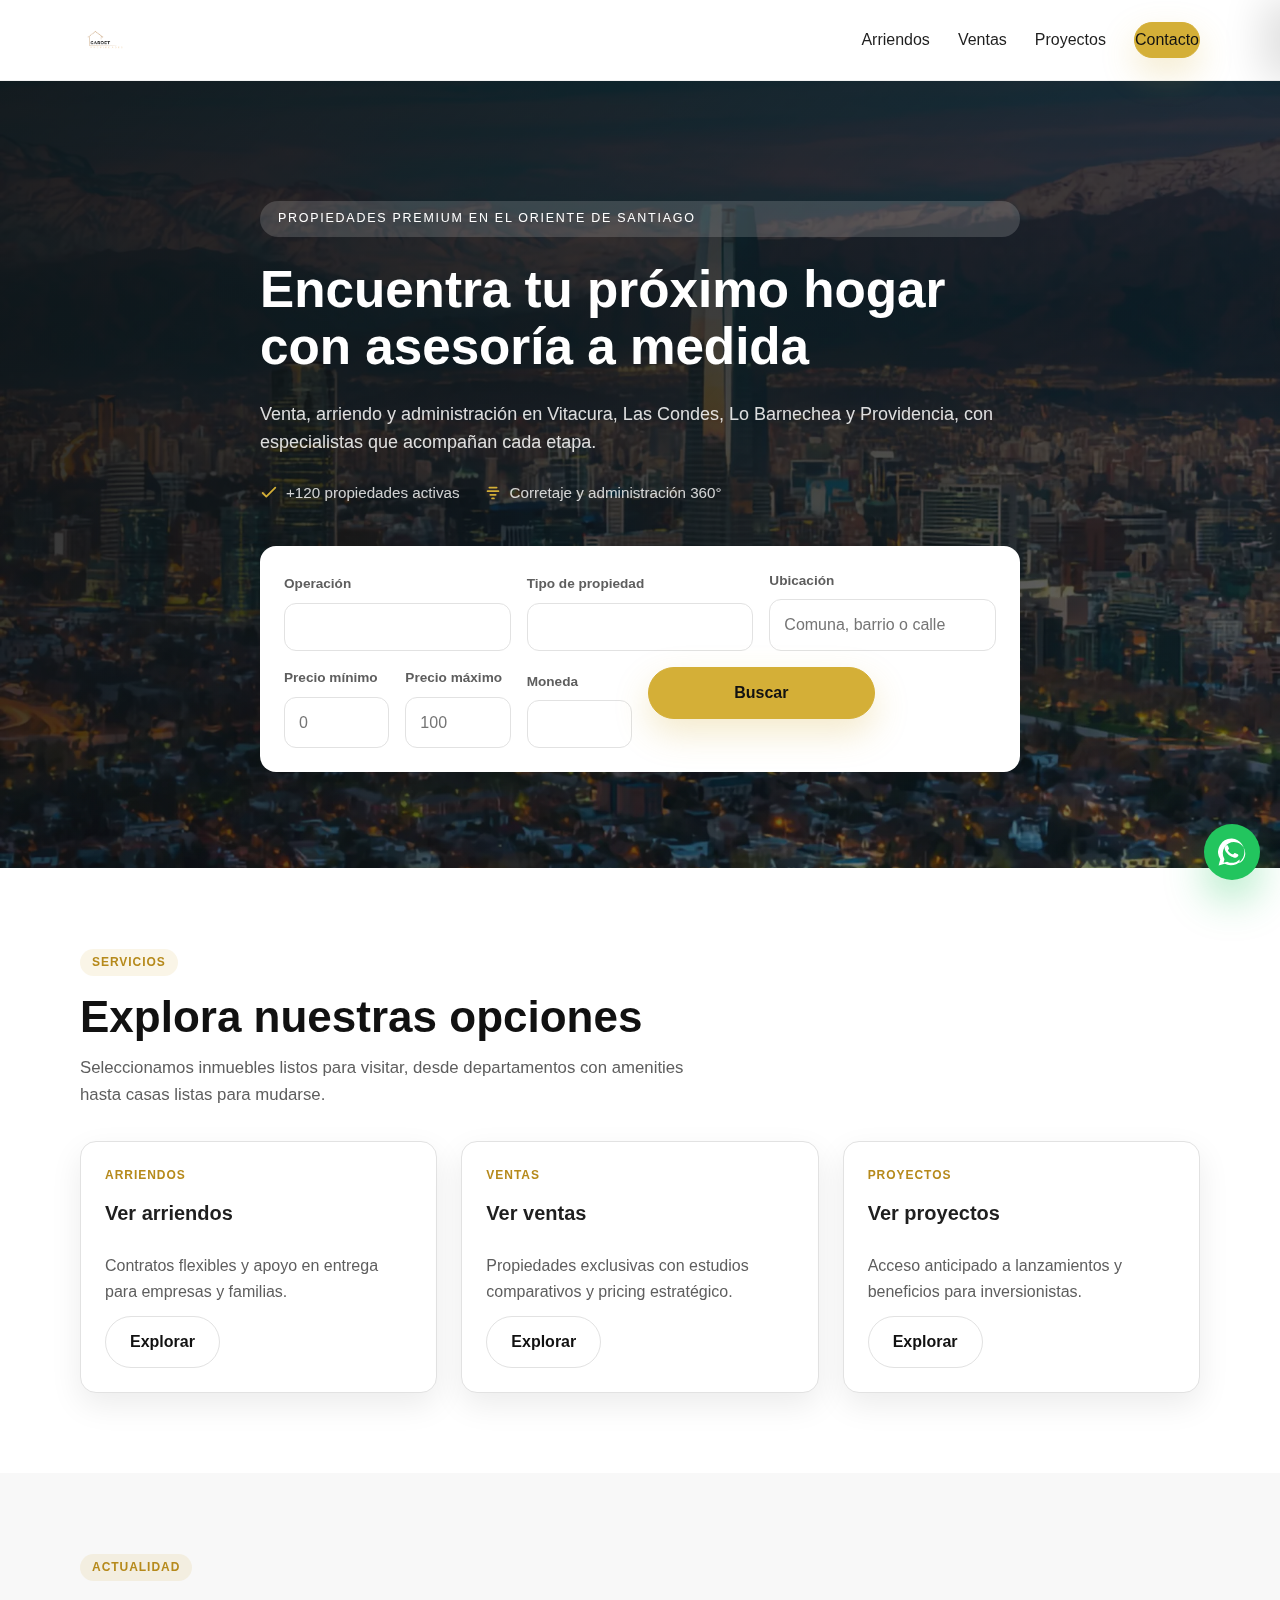
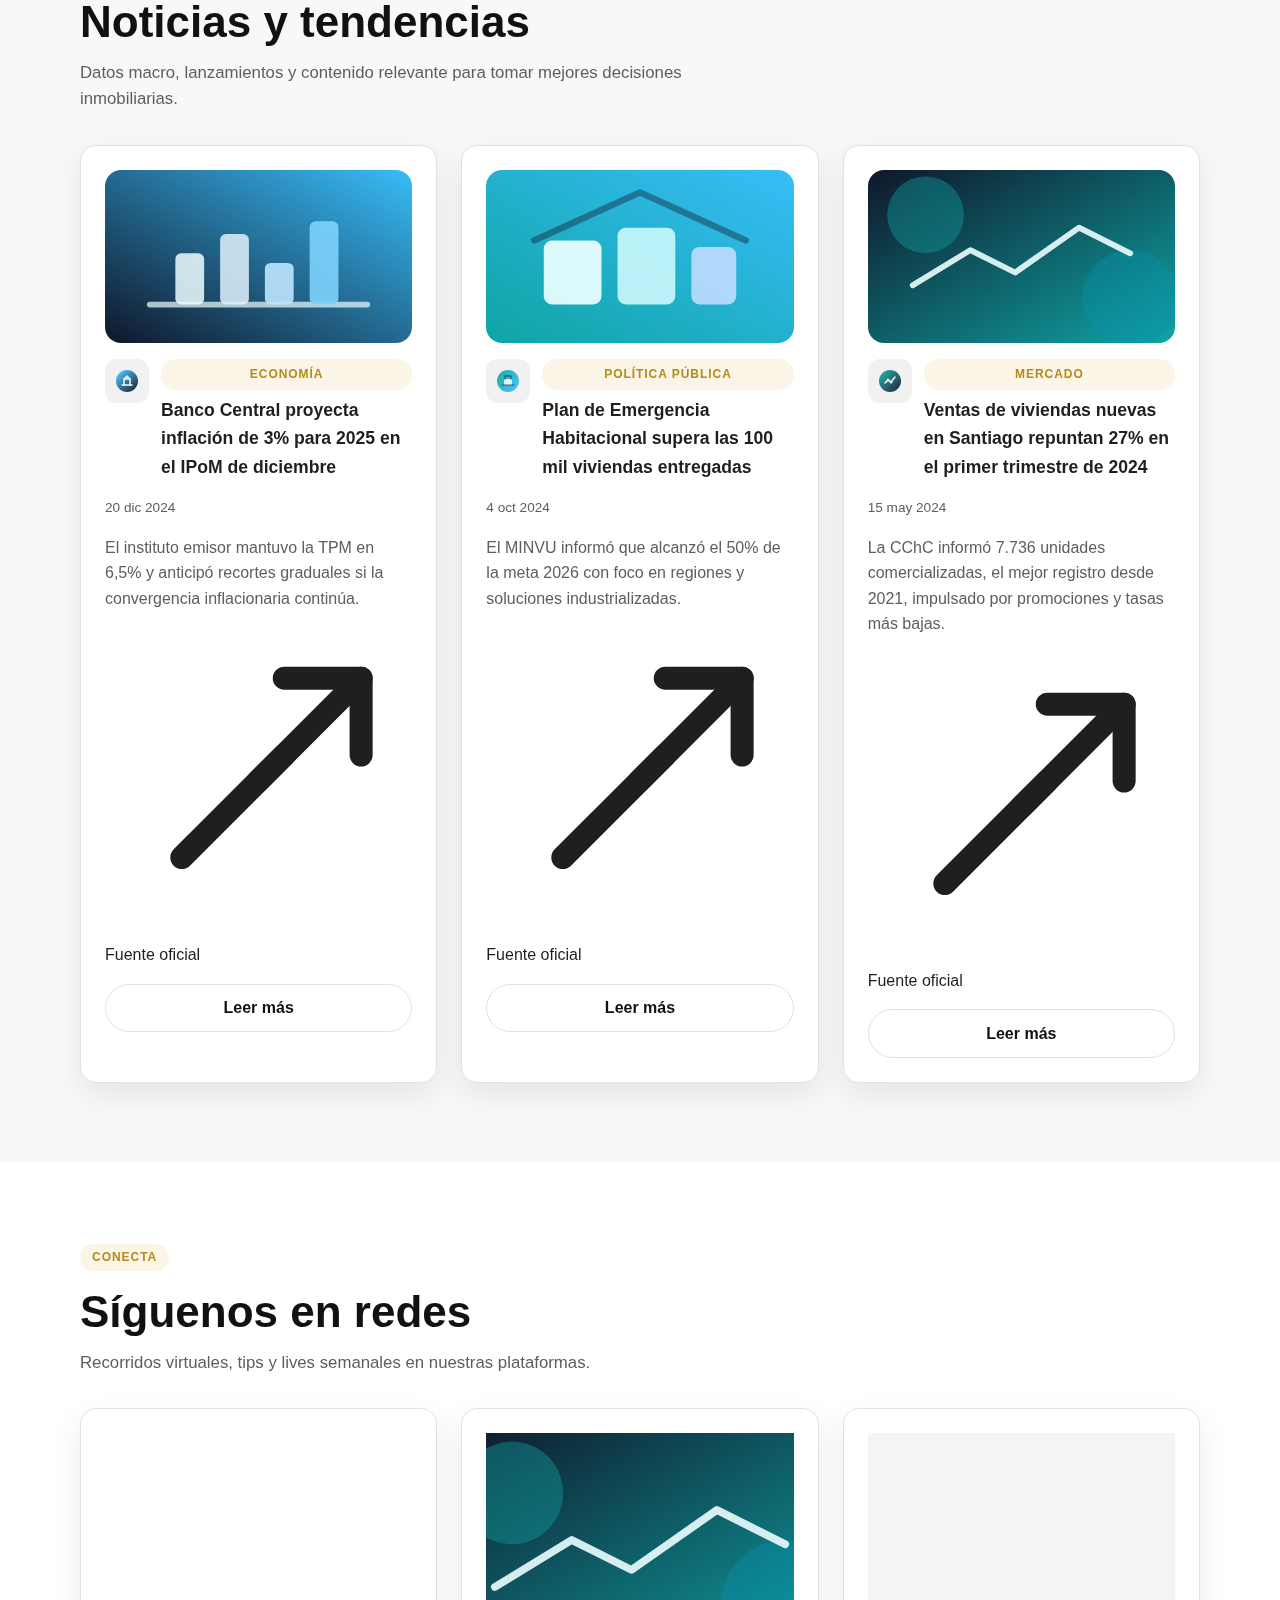
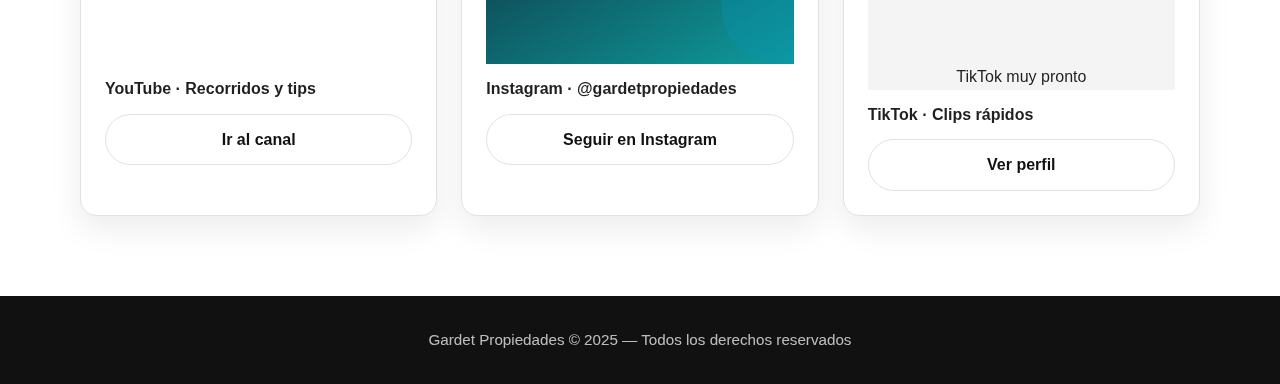
<file: index.html>
<!DOCTYPE html>
<html lang="es">
<head>
  <meta charset="UTF-8" />
  <meta name="viewport" content="width=device-width, initial-scale=1.0" />
  <title>Gardet Propiedades</title>
  <link rel="stylesheet" href="styles.css" />
  <script src="assets/js/news-home.js" defer></script>
</head>
<body>
  <header class="site-header" data-site-header>
    <div class="container site-header__inner">
      <a class="site-header__brand" href="index.html">
        <img src="assets/logo.png" alt="Gardet Propiedades" />
      </a>
      <nav class="site-header__nav" aria-label="Navegación principal">
        <a href="arriendos.html" data-nav-link>Arriendos</a>
        <a href="venta.html" data-nav-link>Ventas</a>
        <a href="proyectos.html" data-nav-link>Proyectos</a>
        <a href="contacto.html" class="button button--primary" data-nav-link>Contacto</a>
      </nav>
      <button class="site-header__toggle" type="button" aria-expanded="false" aria-controls="site-drawer" data-site-toggle>
        <span class="sr-only">Abrir menú</span>
        <span class="site-header__toggle-line" aria-hidden="true"></span>
      </button>
    </div>
    <aside id="site-drawer" class="site-drawer" data-site-drawer aria-hidden="true">
      <span style="font-weight:700;">Menú</span>
      <nav class="site-drawer__nav" aria-label="Navegación móvil">
        <a href="arriendos.html" data-nav-link>Arriendos</a>
        <a href="venta.html" data-nav-link>Ventas</a>
        <a href="proyectos.html" data-nav-link>Proyectos</a>
        <a href="contacto.html" class="button button--primary" data-nav-link>Contacto</a>
      </nav>
    </aside>
  </header>

  <main>
    <section class="hero">
      <div class="container hero__content">
        <span class="hero__eyebrow">Propiedades premium en el oriente de Santiago</span>
        <h1 class="hero__title">Encuentra tu próximo hogar con asesoría a medida</h1>
        <p class="hero__lead">Venta, arriendo y administración en Vitacura, Las Condes, Lo Barnechea y Providencia, con especialistas que acompañan cada etapa.</p>
        <div class="hero__perks">
          <span>
            <svg viewBox="0 0 20 20" aria-hidden="true"><path d="m3 10 4 4 10-10" fill="none" stroke="currentColor" stroke-width="2" stroke-linecap="round" stroke-linejoin="round"/></svg>
            +120 propiedades activas
          </span>
          <span>
            <svg viewBox="0 0 20 20" aria-hidden="true"><path d="M6 4h8M4 8h12M7 12h6m-4 4h2" fill="none" stroke="currentColor" stroke-width="2" stroke-linecap="round" stroke-linejoin="round"/></svg>
            Corretaje y administración 360°
          </span>
        </div>
        <form id="hero-search-form" class="search-form">
          <div class="form-field form-field--wide">
            <label for="hs_operacion">Operación</label>
            <select id="hs_operacion" name="operacion" required>
              <option value="">Selecciona</option>
              <option value="Venta">Venta</option>
              <option value="Arriendo">Arriendo</option>
            </select>
          </div>
          <div class="form-field form-field--wide">
            <label for="hs_tipo">Tipo de propiedad</label>
            <select id="hs_tipo" name="tipo">
              <option value="">Todas</option>
              <option value="Casa">Casa</option>
              <option value="Departamento">Departamento</option>
              <option value="Oficina">Oficina</option>
              <option value="Terreno">Terreno</option>
              <option value="Local">Local</option>
              <option value="Estudio">Estudio</option>
            </select>
          </div>
          <div class="form-field form-field--wide">
            <label for="hs_ubicacion">Ubicación</label>
            <input id="hs_ubicacion" name="ubicacion" type="text" placeholder="Comuna, barrio o calle" autocomplete="street-address" />
          </div>
          <div class="form-field">
            <label for="hs_min">Precio mínimo</label>
            <input id="hs_min" name="precio_min" type="number" min="0" placeholder="0" inputmode="numeric" />
          </div>
          <div class="form-field">
            <label for="hs_max">Precio máximo</label>
            <input id="hs_max" name="precio_max" type="number" min="0" placeholder="100" inputmode="numeric" />
          </div>
          <div class="form-field">
            <label for="hs_moneda">Moneda</label>
            <select id="hs_moneda" name="moneda">
              <option value="UF">UF</option>
              <option value="CLP">CLP</option>
            </select>
          </div>
          <div class="form-field form-field--wide form-field--submit">
            <label class="sr-only" for="hs_submit">Buscar</label>
            <button id="hs_submit" type="submit" class="button button--primary">Buscar</button>
          </div>
        </form>
      </div>
    </section>

    <section class="section">
      <div class="container">
        <div class="section__header">
          <span class="section__eyebrow">Servicios</span>
          <h2 class="section__title">Explora nuestras opciones</h2>
          <p class="section__lead">Seleccionamos inmuebles listos para visitar, desde departamentos con amenities hasta casas listas para mudarse.</p>
        </div>
        <div class="card-grid">
          <a href="arriendos.html" class="card tile-card">
            <span class="tile-card__badge">Arriendos</span>
            <h3>Ver arriendos</h3>
            <p>Contratos flexibles y apoyo en entrega para empresas y familias.</p>
            <span class="button button--ghost">Explorar</span>
          </a>
          <a href="venta.html" class="card tile-card">
            <span class="tile-card__badge">Ventas</span>
            <h3>Ver ventas</h3>
            <p>Propiedades exclusivas con estudios comparativos y pricing estratégico.</p>
            <span class="button button--ghost">Explorar</span>
          </a>
          <a href="proyectos.html" class="card tile-card">
            <span class="tile-card__badge">Proyectos</span>
            <h3>Ver proyectos</h3>
            <p>Acceso anticipado a lanzamientos y beneficios para inversionistas.</p>
            <span class="button button--ghost">Explorar</span>
          </a>
        </div>
      </div>
    </section>

    <section class="section section--light">
      <div class="container">
        <div class="section__header">
          <span class="section__eyebrow">Actualidad</span>
          <h2 class="section__title">Noticias y tendencias</h2>
          <p class="section__lead">Datos macro, lanzamientos y contenido relevante para tomar mejores decisiones inmobiliarias.</p>
        </div>
        <div id="news-grid" class="card-grid"></div>
      </div>
    </section>

    <section class="section">
      <div class="container">
        <div class="section__header">
          <span class="section__eyebrow">Conecta</span>
          <h2 class="section__title">Síguenos en redes</h2>
          <p class="section__lead">Recorridos virtuales, tips y lives semanales en nuestras plataformas.</p>
        </div>
        <div class="social-grid">
          <div class="card social-card">
            <div class="ratio-4-3">
              <iframe id="yt-player" src="https://www.youtube-nocookie.com/embed/dQw4w9WgXcQ?rel=0" title="YouTube" allowfullscreen loading="lazy" style="border:0;width:100%;height:100%;"></iframe>
            </div>
            <strong>YouTube · Recorridos y tips</strong>
            <a class="button button--ghost" href="https://www.youtube.com/@Gardetpropiedades" target="_blank" rel="noreferrer">Ir al canal</a>
          </div>
          <div class="card social-card">
            <div class="ratio-4-3">
              <img src="assets/news/noticia-ventas.svg" alt="Instagram Gardet" />
            </div>
            <strong>Instagram · @gardetpropiedades</strong>
            <a class="button button--ghost" href="https://www.instagram.com/gardetpropiedades" target="_blank" rel="noreferrer">Seguir en Instagram</a>
          </div>
          <div class="card social-card">
            <div class="ratio-4-3" style="background:#f4f4f4;display:flex;align-items:center;justify-content:center;">
              <span>TikTok muy pronto</span>
            </div>
            <strong>TikTok · Clips rápidos</strong>
            <a class="button button--ghost" href="https://www.tiktok.com/@gardetpropiedades" target="_blank" rel="noreferrer">Ver perfil</a>
          </div>
        </div>
      </div>
    </section>
  </main>

  <a class="whatsapp-fab" href="https://wa.me/56987829204" target="_blank" rel="noreferrer" aria-label="Escríbenos por WhatsApp">
    <img src="assets/icons/whatsapp.svg" alt="" aria-hidden="true" width="28" height="28" />
  </a>

  <footer class="footer">
    Gardet Propiedades © 2025 — Todos los derechos reservados
  </footer>

  <script src="assets/js/header.js" defer></script>
  <script src="assets/js/hero-search.js" defer></script>
  <script src="app.js" defer></script>
  <script src="assets/js/social.js" defer></script>
  <script src="https://apis.google.com/js/platform.js" async defer></script>
  <script>
    const YT_VIDEO_ID = 'dQw4w9WgXcQ';
    const ifr = document.getElementById('yt-player');
    if (ifr) ifr.src = `https://www.youtube-nocookie.com/embed/${YT_VIDEO_ID}?rel=0`;
  </script>
</body>
</html>
</file>
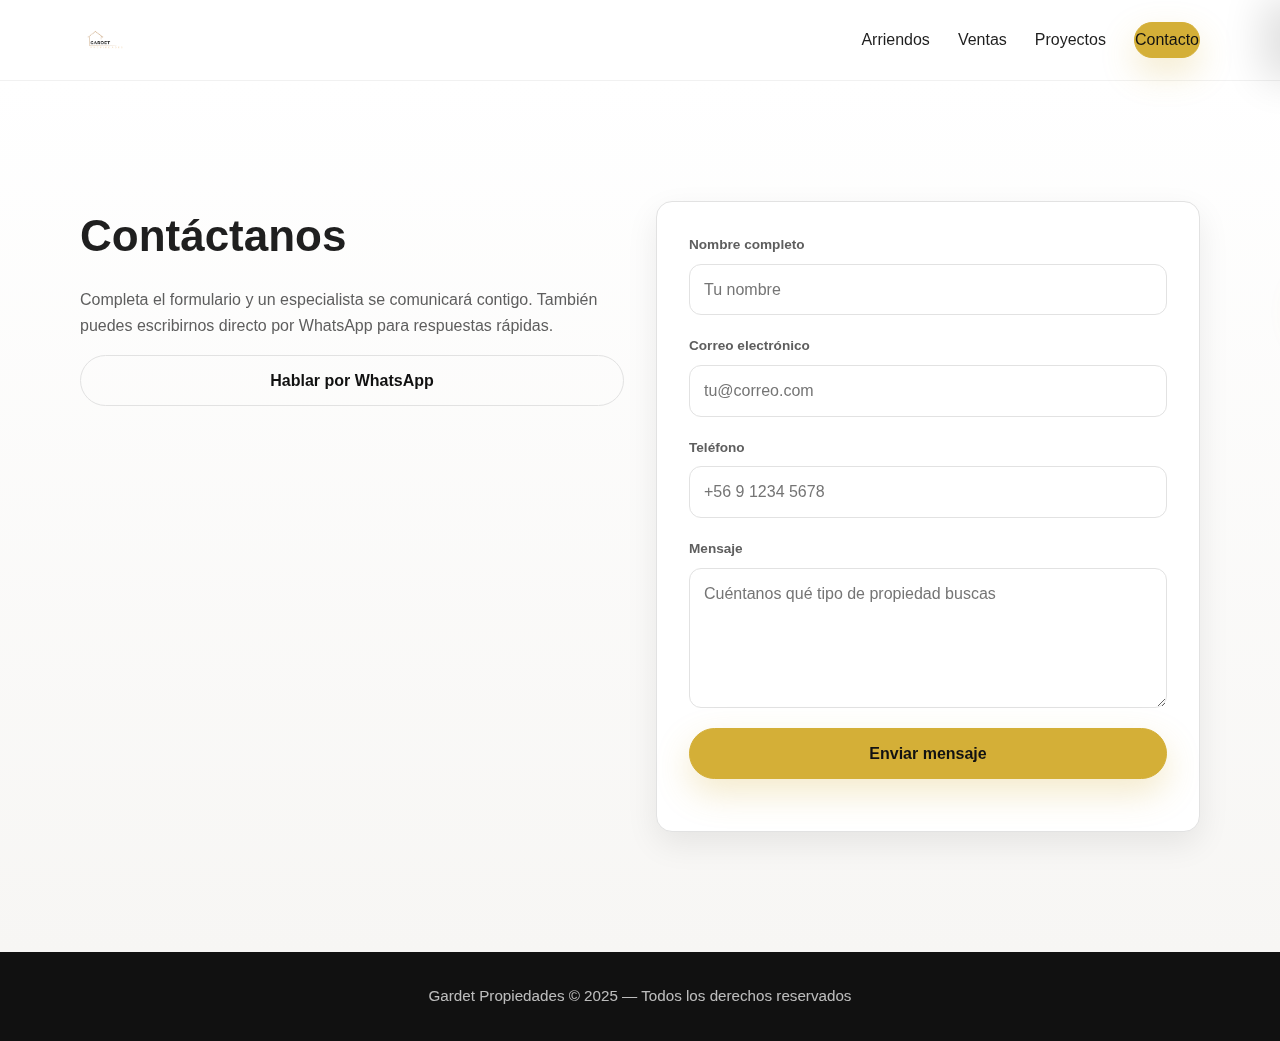
<file: contacto.html>
<!DOCTYPE html>
<html lang="es">
<head>
  <meta charset="UTF-8" />
  <meta name="viewport" content="width=device-width, initial-scale=1.0" />
  <title>Contacto - Gardet Propiedades</title>
  <link rel="stylesheet" href="styles.css" />
</head>
<body>
  <header class="site-header" data-site-header>
    <div class="container site-header__inner">
      <a class="site-header__brand" href="index.html">
        <img src="assets/logo.png" alt="Gardet Propiedades" />
      </a>
      <nav class="site-header__nav" aria-label="Navegación principal">
        <a href="arriendos.html" data-nav-link>Arriendos</a>
        <a href="venta.html" data-nav-link>Ventas</a>
        <a href="proyectos.html" data-nav-link>Proyectos</a>
        <a href="contacto.html" class="button button--primary" data-nav-link>Contacto</a>
      </nav>
      <button class="site-header__toggle" type="button" aria-expanded="false" aria-controls="site-drawer" data-site-toggle>
        <span class="sr-only">Abrir menú</span>
        <span class="site-header__toggle-line" aria-hidden="true"></span>
      </button>
    </div>
    <aside id="site-drawer" class="site-drawer" data-site-drawer aria-hidden="true">
      <span style="font-weight:700;">Menú</span>
      <nav class="site-drawer__nav" aria-label="Navegación móvil">
        <a href="arriendos.html" data-nav-link>Arriendos</a>
        <a href="venta.html" data-nav-link>Ventas</a>
        <a href="proyectos.html" data-nav-link>Proyectos</a>
        <a href="contacto.html" class="button button--primary" data-nav-link>Contacto</a>
      </nav>
    </aside>
  </header>

  <main>
    <section class="contact-section">
      <div class="container contact-layout">
        <div class="contact-intro">
          <h1>Contáctanos</h1>
          <p>Completa el formulario y un especialista se comunicará contigo. También puedes escribirnos directo por WhatsApp para respuestas rápidas.</p>
          <div data-interest-wrap>
            <p><strong>Consulta sobre:</strong> <span data-contact-interest>Consulta general</span></p>
          </div>
          <a class="button button--ghost" href="https://wa.me/56987829204" target="_blank" rel="noreferrer">Hablar por WhatsApp</a>
        </div>
        <form id="contact-form" class="contact-form" novalidate>
          <div class="form-field">
            <label for="contact_nombre">Nombre completo</label>
            <input id="contact_nombre" name="nombre" type="text" placeholder="Tu nombre" required />
            <p class="form-field__error"></p>
          </div>
          <div class="form-field">
            <label for="contact_correo">Correo electrónico</label>
            <input id="contact_correo" name="correo" type="email" placeholder="tu@correo.com" required />
            <p class="form-field__error"></p>
          </div>
          <div class="form-field">
            <label for="contact_telefono">Teléfono</label>
            <input id="contact_telefono" name="telefono" type="tel" placeholder="+56 9 1234 5678" required />
            <p class="form-field__error"></p>
          </div>
          <div class="form-field">
            <label for="contact_mensaje">Mensaje</label>
            <textarea id="contact_mensaje" name="mensaje" placeholder="Cuéntanos qué tipo de propiedad buscas" required></textarea>
            <p class="form-field__error"></p>
          </div>
          <input type="hidden" name="referencia" value="Consulta general" />
          <button type="submit" class="button button--primary">Enviar mensaje</button>
          <div data-form-result></div>
        </form>
      </div>
    </section>
  </main>

  <footer class="footer">
    Gardet Propiedades © 2025 — Todos los derechos reservados
  </footer>

  <script src="assets/js/header.js" defer></script>
  <script src="assets/js/contact.js" defer></script>
</body>
</html>
</file>
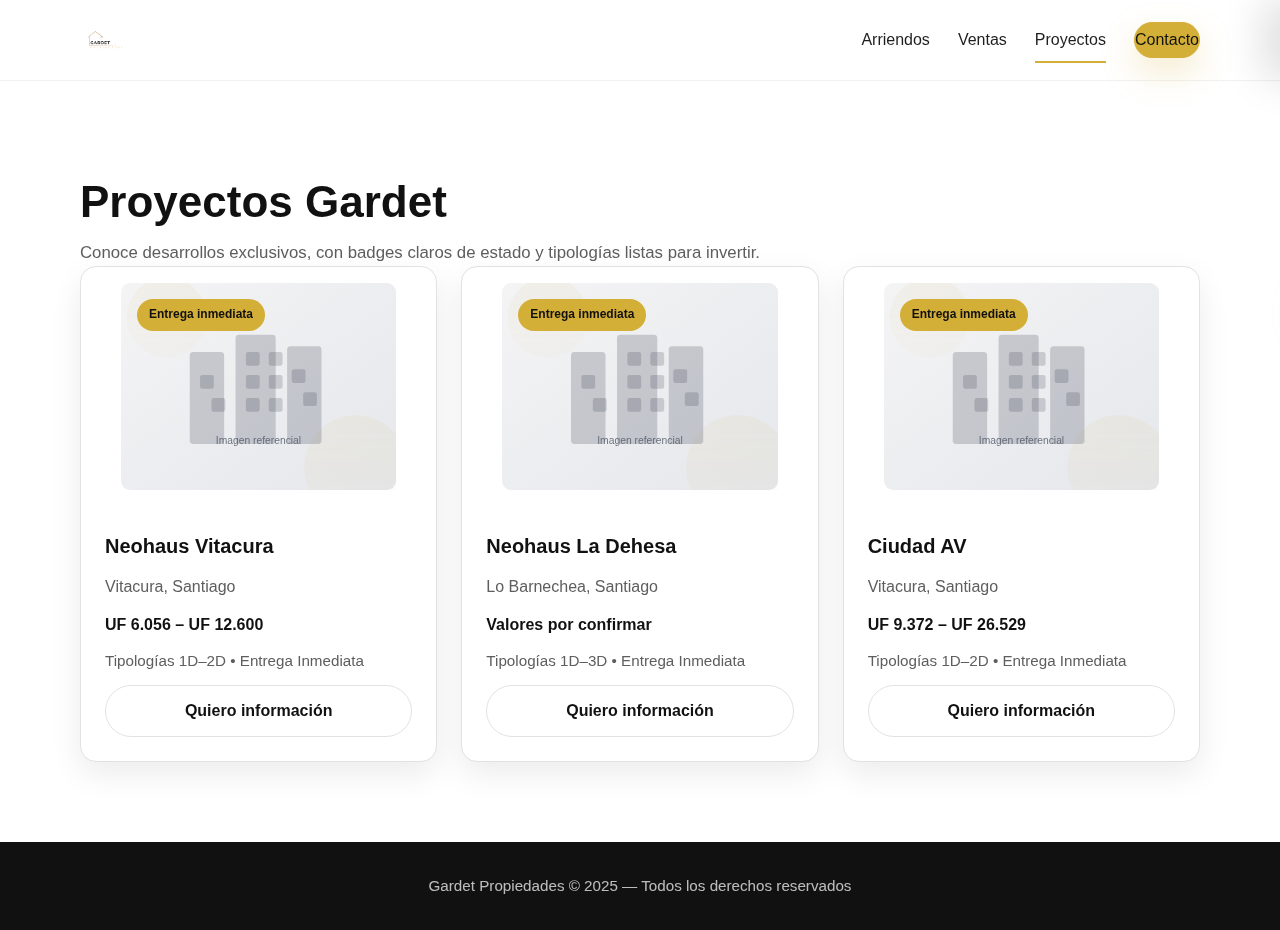
<file: proyectos.html>
<!DOCTYPE html>
<html lang="es">
<head>
  <meta charset="UTF-8" />
  <meta name="viewport" content="width=device-width, initial-scale=1.0" />
  <title>Proyectos - Gardet Propiedades</title>
  <link rel="stylesheet" href="styles.css" />
</head>
<body>
  <header class="site-header" data-site-header>
    <div class="container site-header__inner">
      <a class="site-header__brand" href="index.html">
        <img src="assets/logo.png" alt="Gardet Propiedades" />
      </a>
      <nav class="site-header__nav" aria-label="Navegación principal">
        <a href="arriendos.html" data-nav-link>Arriendos</a>
        <a href="venta.html" data-nav-link>Ventas</a>
        <a href="proyectos.html" data-nav-link>Proyectos</a>
        <a href="contacto.html" class="button button--primary" data-nav-link>Contacto</a>
      </nav>
      <button class="site-header__toggle" type="button" aria-expanded="false" aria-controls="site-drawer" data-site-toggle>
        <span class="sr-only">Abrir menú</span>
        <span class="site-header__toggle-line" aria-hidden="true"></span>
      </button>
    </div>
    <aside id="site-drawer" class="site-drawer" data-site-drawer aria-hidden="true">
      <span style="font-weight:700;">Menú</span>
      <nav class="site-drawer__nav" aria-label="Navegación móvil">
        <a href="arriendos.html" data-nav-link>Arriendos</a>
        <a href="venta.html" data-nav-link>Ventas</a>
        <a href="proyectos.html" data-nav-link>Proyectos</a>
        <a href="contacto.html" class="button button--primary" data-nav-link>Contacto</a>
      </nav>
    </aside>
  </header>

  <main>
    <section class="section">
      <div class="container">
        <h1 class="section__title">Proyectos Gardet</h1>
        <p class="section__lead">Conoce desarrollos exclusivos, con badges claros de estado y tipologías listas para invertir.</p>
        <section class="project-grid" data-projects-grid aria-busy="false"></section>
      </div>
    </section>
  </main>

  <footer class="footer">
    Gardet Propiedades © 2025 — Todos los derechos reservados
  </footer>

  <script src="assets/js/header.js" defer></script>
  <script src="assets/js/projects.js" defer></script>
</body>
</html>
</file>
<file: styles.css>
:root {
  --font-family: 'Inter', 'Helvetica Neue', Arial, sans-serif;
  --color-background: #ffffff;
  --color-surface: #f8f8f8;
  --color-surface-alt: #f1f1f1;
  --color-text: #1f1f1f;
  --color-muted: #5e5e5e;
  --color-heading: #111111;
  --color-border: #e2e2e2;
  --color-accent: #d4af37;
  --color-accent-dark: #b68a1c;
  --color-accent-soft: rgba(212, 175, 55, 0.12);
  --color-success: #0f8f62;
  --color-danger: #b42318;
  --shadow-soft: 0 12px 32px rgba(17, 17, 17, 0.08);
  --radius-card: 16px;
}

* {
  box-sizing: border-box;
}

html {
  font-family: var(--font-family);
  font-size: 16px;
  scroll-behavior: smooth;
}

body {
  margin: 0;
  background: var(--color-background);
  color: var(--color-text);
  line-height: 1.6;
}

a {
  color: inherit;
  text-decoration: none;
}

a:hover,
a:focus-visible {
  text-decoration: none;
}

img {
  display: block;
  max-width: 100%;
  height: auto;
}

.sr-only {
  position: absolute;
  width: 1px;
  height: 1px;
  padding: 0;
  margin: -1px;
  overflow: hidden;
  clip: rect(0, 0, 0, 0);
  white-space: nowrap;
  border: 0;
}

button,
input,
select,
textarea {
  font: inherit;
  color: inherit;
}

button {
  cursor: pointer;
  background: none;
  border: none;
}

.container {
  width: min(1120px, 100% - 32px);
  margin: 0 auto;
}

.section {
  padding: 80px 0;
}

.section--light {
  background: var(--color-surface);
}

.section__header {
  max-width: 640px;
  margin-bottom: 32px;
}

.section__eyebrow {
  display: inline-flex;
  align-items: center;
  padding: 4px 12px;
  border-radius: 999px;
  background: var(--color-accent-soft);
  color: var(--color-accent-dark);
  font-weight: 600;
  letter-spacing: 0.08em;
  text-transform: uppercase;
  font-size: 0.75rem;
}

.section__title {
  margin: 16px 0 12px;
  font-size: clamp(2rem, 4vw, 2.75rem);
  line-height: 1.15;
  font-weight: 700;
  color: var(--color-heading);
}

.section__lead {
  margin: 0;
  color: var(--color-muted);
  font-size: 1.05rem;
}

.button {
  display: inline-flex;
  align-items: center;
  justify-content: center;
  gap: 0.5rem;
  padding: 0.75rem 1.5rem;
  border-radius: 999px;
  border: 1px solid transparent;
  font-weight: 600;
  transition: background-color 0.2s ease, color 0.2s ease, transform 0.2s ease, box-shadow 0.2s ease;
}

.btn {
  display: inline-flex;
  align-items: center;
  justify-content: center;
  gap: 0.5rem;
  padding: 0.65rem 1.2rem;
  border-radius: 999px;
  border: 1px solid var(--color-border);
  background: #ffffff;
  color: var(--color-heading);
  font-weight: 600;
  transition: background-color 0.2s ease, color 0.2s ease, transform 0.2s ease, box-shadow 0.2s ease;
}

.btn:hover,
.btn:focus-visible {
  border-color: var(--color-accent);
  color: var(--color-accent-dark);
}

.button--primary {
  background: var(--color-accent);
  color: #121212;
  border-color: var(--color-accent);
  box-shadow: 0 14px 34px rgba(212, 175, 55, 0.26);
}

.button--primary:hover,
.button--primary:focus-visible {
  background: var(--color-accent-dark);
  border-color: var(--color-accent-dark);
  color: #ffffff;
}

.button--ghost {
  background: transparent;
  border-color: var(--color-border);
  color: var(--color-heading);
}

.button--ghost:hover,
.button--ghost:focus-visible {
  border-color: var(--color-accent);
  color: var(--color-accent-dark);
}

.button--block {
  width: 100%;
}

.site-header {
  position: sticky;
  top: 0;
  z-index: 100;
  background: rgba(255, 255, 255, 0.97);
  backdrop-filter: saturate(120%);
  border-bottom: 1px solid rgba(17, 17, 17, 0.06);
  transition: box-shadow 0.2s ease;
}

.site-header.is-scrolled {
  box-shadow: 0 12px 28px rgba(17, 17, 17, 0.08);
}

.site-header__inner {
  display: flex;
  align-items: center;
  justify-content: space-between;
  gap: 32px;
  padding: 16px 0;
}

.site-header__brand {
  display: inline-flex;
  align-items: center;
  gap: 12px;
  font-weight: 700;
  color: var(--color-heading);
}

.site-header__brand img {
  height: 48px;
  width: auto;
}

.site-header__nav {
  display: flex;
  align-items: center;
  gap: 28px;
}

.site-header__nav a {
  font-weight: 500;
  position: relative;
  padding: 4px 0;
}

.site-header__nav a::after {
  content: '';
  position: absolute;
  left: 0;
  bottom: -6px;
  width: 100%;
  height: 2px;
  background: var(--color-accent);
  opacity: 0;
  transform: scaleX(0.6);
  transition: opacity 0.2s ease, transform 0.2s ease;
}

.site-header__nav .button::after {
  display: none;
}

.site-header__nav a:hover::after,
.site-header__nav a:focus-visible::after,
.site-header__nav a.is-active::after {
  opacity: 1;
  transform: scaleX(1);
}

.site-header__toggle {
  display: none;
  align-items: center;
  justify-content: center;
  width: 44px;
  height: 44px;
  border-radius: 12px;
  border: 1px solid var(--color-border);
  background: #ffffff;
}

.site-header__toggle-line {
  position: relative;
  display: block;
  width: 20px;
  height: 2px;
  background: var(--color-heading);
}

.site-header__toggle-line::before,
.site-header__toggle-line::after {
  content: '';
  position: absolute;
  left: 0;
  width: 20px;
  height: 2px;
  background: var(--color-heading);
  transition: transform 0.2s ease, opacity 0.2s ease;
}

.site-header__toggle-line::before {
  top: -6px;
}

.site-header__toggle-line::after {
  top: 6px;
}

.site-header__toggle[aria-expanded='true'] .site-header__toggle-line {
  background: transparent;
}

.site-header__toggle[aria-expanded='true'] .site-header__toggle-line::before {
  transform: translateY(6px) rotate(45deg);
}

.site-header__toggle[aria-expanded='true'] .site-header__toggle-line::after {
  transform: translateY(-6px) rotate(-45deg);
}

.site-drawer {
  position: fixed;
  top: 0;
  right: 0;
  bottom: 0;
  width: min(320px, 86vw);
  background: #ffffff;
  padding: 24px;
  display: flex;
  flex-direction: column;
  gap: 24px;
  box-shadow: -18px 0 40px rgba(0, 0, 0, 0.12);
  transform: translateX(100%);
  transition: transform 0.28s ease;
  z-index: 90;
}

.site-drawer.is-open {
  transform: translateX(0);
}

.site-drawer__header {
  display: flex;
  align-items: center;
  justify-content: space-between;
}

.site-drawer__nav {
  display: flex;
  flex-direction: column;
  gap: 16px;
}

.site-drawer__nav a {
  font-weight: 600;
  padding: 12px 0;
  border-bottom: 1px solid var(--color-border);
}

.site-drawer__nav a:last-child {
  border-bottom: none;
}

.hero {
  position: relative;
  padding: 120px 0 96px;
  color: #ffffff;
  overflow: hidden;
}

.hero::before {
  content: '';
  position: absolute;
  inset: 0;
  background: linear-gradient(135deg, rgba(17, 17, 17, 0.82), rgba(17, 17, 17, 0.35)), url('assets/hero.jpg') center/cover;
  z-index: 0;
  filter: saturate(110%);
}

.hero::after {
  content: '';
  position: absolute;
  inset: 0;
  background: linear-gradient(180deg, rgba(17, 17, 17, 0.65), rgba(17, 17, 17, 0.25));
  z-index: 0;
}

.hero__content {
  position: relative;
  z-index: 1;
  max-width: 760px;
  display: flex;
  flex-direction: column;
  gap: 24px;
}

.hero__eyebrow {
  display: inline-flex;
  align-items: center;
  gap: 10px;
  padding: 8px 18px;
  border-radius: 999px;
  background: rgba(255, 255, 255, 0.16);
  font-size: 0.78rem;
  letter-spacing: 0.14em;
  text-transform: uppercase;
}

.hero__title {
  margin: 0;
  font-size: clamp(2.5rem, 4vw, 3.5rem);
  font-weight: 700;
  line-height: 1.12;
}

.hero__lead {
  margin: 0;
  font-size: 1.125rem;
  color: rgba(255, 255, 255, 0.85);
}

.hero__perks {
  display: flex;
  flex-wrap: wrap;
  gap: 12px 24px;
  color: rgba(255, 255, 255, 0.8);
  font-size: 0.95rem;
}

.hero__perks span {
  display: inline-flex;
  align-items: center;
  gap: 8px;
}

.hero__perks svg {
  width: 18px;
  height: 18px;
  color: var(--color-accent);
}

.search-form {
  margin-top: 16px;
  padding: 24px;
  background: #ffffff;
  border-radius: var(--radius-card);
  box-shadow: var(--shadow-soft);
  display: grid;
  gap: 16px;
  grid-template-columns: repeat(6, minmax(0, 1fr));
  align-items: end;
}

.filters {
  padding: 24px;
  background: #ffffff;
  border-radius: var(--radius-card);
  box-shadow: var(--shadow-soft);
  display: grid;
  gap: 16px;
  grid-template-columns: repeat(6, minmax(0, 1fr));
  align-items: end;
}

.form-field {
  display: flex;
  flex-direction: column;
  gap: 8px;
}

.form-field--wide {
  grid-column: span 2;
}

.form-field--submit {
  align-self: stretch;
}

.form-field--submit .button {
  width: 100%;
  min-height: 48px;
}

.form-field label {
  font-size: 0.85rem;
  font-weight: 600;
  color: var(--color-muted);
}

input[type='text'],
input[type='number'],
input[type='email'],
input[type='tel'],
select,
textarea {
  width: 100%;
  border: 1px solid var(--color-border);
  border-radius: 12px;
  padding: 12px 14px;
  min-height: 48px;
  background: #ffffff;
  transition: border-color 0.2s ease, box-shadow 0.2s ease;
}

input:focus,
select:focus,
textarea:focus {
  outline: none;
  border-color: var(--color-accent);
  box-shadow: 0 0 0 3px rgba(212, 175, 55, 0.2);
}

textarea {
  min-height: 140px;
  resize: vertical;
}

.form-actions {
  display: flex;
  gap: 12px;
}

.property-grid,
.project-grid,
.card-grid {
  display: grid;
  gap: 24px;
}

.property-grid,
.project-grid {
  grid-template-columns: repeat(auto-fit, minmax(280px, 1fr));
}

.card-grid {
  grid-template-columns: repeat(auto-fit, minmax(240px, 1fr));
}

.card {
  background: #ffffff;
  border-radius: var(--radius-card);
  border: 1px solid var(--color-border);
  padding: 24px;
  box-shadow: var(--shadow-soft);
}

.card h3 {
  margin-top: 0;
  margin-bottom: 12px;
  font-size: 1.25rem;
}

.card p {
  margin: 0;
  color: var(--color-muted);
}

.tile-card {
  display: flex;
  flex-direction: column;
  gap: 12px;
  align-items: flex-start;
  transition: transform 0.2s ease, box-shadow 0.2s ease;
}

.tile-card:hover,
.tile-card:focus-visible {
  transform: translateY(-4px);
  box-shadow: 0 18px 36px rgba(17, 17, 17, 0.12);
}

.tile-card__badge {
  font-size: 0.75rem;
  font-weight: 600;
  letter-spacing: 0.08em;
  text-transform: uppercase;
  color: var(--color-accent-dark);
}

.property-card,
.project-card {
  display: flex;
  flex-direction: column;
  overflow: hidden;
  border-radius: var(--radius-card);
  border: 1px solid var(--color-border);
  background: #ffffff;
  box-shadow: var(--shadow-soft);
}

.property-card__media,
.project-card__media {
  position: relative;
}

.ratio-4-3 {
  position: relative;
  width: 100%;
  padding-top: 75%;
}

.ratio-4-3 img {
  position: absolute;
  inset: 0;
  width: 100%;
  height: 100%;
  object-fit: cover;
}

.ratio-4-3 iframe {
  position: absolute;
  inset: 0;
  width: 100%;
  height: 100%;
  border: 0;
}

.property-card__badge,
.project-card__badge {
  position: absolute;
  top: 16px;
  left: 16px;
  background: rgba(17, 17, 17, 0.85);
  color: #ffffff;
  padding: 6px 12px;
  border-radius: 999px;
  font-size: 0.75rem;
  font-weight: 600;
}

.property-card__badge--accent,
.project-card__badge--accent {
  background: var(--color-accent);
  color: #111111;
}

.property-card__badge--muted {
  background: rgba(17, 17, 17, 0.55);
}

.property-card__body,
.project-card__body {
  padding: 24px;
  display: flex;
  flex-direction: column;
  gap: 12px;
}

.property-card__title,
.project-card__title {
  margin: 0;
  font-size: 1.25rem;
  font-weight: 600;
  color: var(--color-heading);
}

.property-card__location,
.project-card__location {
  margin: 0;
  color: var(--color-muted);
}

.property-card__price,
.project-card__price {
  margin: 0;
  font-weight: 700;
  color: var(--color-heading);
}

.property-card__meta,
.project-card__meta {
  margin: 0;
  color: var(--color-muted);
  font-size: 0.95rem;
}

.property-card__features {
  display: flex;
  gap: 12px;
  flex-wrap: wrap;
  color: var(--color-muted);
  font-size: 0.9rem;
}

.property-card__features span {
  display: inline-flex;
  align-items: center;
  gap: 4px;
}

.property-card__actions,
.project-card__actions {
  margin-top: auto;
}

.badge {
  display: inline-flex;
  align-items: center;
  justify-content: center;
  padding: 6px 12px;
  border-radius: 999px;
  font-size: 0.75rem;
  font-weight: 600;
  text-transform: uppercase;
  letter-spacing: 0.08em;
}

.badge--success {
  background: rgba(15, 143, 98, 0.15);
  color: var(--color-success);
}

.badge-soft {
  background: var(--color-accent-soft);
  color: var(--color-accent-dark);
}

.badge--muted {
  background: rgba(17, 17, 17, 0.08);
  color: var(--color-heading);
}

.no-results {
  text-align: center;
}

.no-results p {
  margin-top: 8px;
}

.news-card {
  display: flex;
  flex-direction: column;
  gap: 16px;
}

.news-card figure {
  margin: 0;
  border-radius: var(--radius-card);
  overflow: hidden;
}

.news-card figure img {
  width: 100%;
  height: 100%;
  object-fit: cover;
}

.news-card-head {
  display: flex;
  gap: 12px;
  align-items: flex-start;
}

.news-card-icon {
  width: 44px;
  height: 44px;
  border-radius: 12px;
  background: var(--color-surface-alt);
  display: inline-flex;
  align-items: center;
  justify-content: center;
  flex-shrink: 0;
}

.news-card-icon img {
  width: 24px;
  height: 24px;
}

.news-card-titlewrap {
  display: flex;
  flex-direction: column;
  gap: 6px;
}

.news-card-titlewrap h3 {
  margin: 0;
  font-size: 1.1rem;
}

.news-card .meta {
  margin: 0;
  color: var(--color-muted);
  font-size: 0.85rem;
}

.news-card p {
  margin: 0;
  color: var(--color-muted);
}

.social-grid {
  display: grid;
  grid-template-columns: repeat(auto-fit, minmax(260px, 1fr));
  gap: 24px;
}

.social-card {
  display: flex;
  flex-direction: column;
  gap: 12px;
}

.footer {
  padding: 32px 0;
  background: #111111;
  color: rgba(255, 255, 255, 0.72);
  text-align: center;
  font-size: 0.95rem;
}

.whatsapp-fab {
  position: fixed;
  right: 20px;
  bottom: 20px;
  z-index: 80;
  background: #22c55e;
  border-radius: 999px;
  padding: 14px;
  box-shadow: 0 20px 40px rgba(34, 197, 94, 0.35);
  display: inline-flex;
  align-items: center;
  justify-content: center;
  transition: transform 0.2s ease, box-shadow 0.2s ease;
}

.whatsapp-fab:hover,
.whatsapp-fab:focus-visible {
  transform: translateY(-2px);
  box-shadow: 0 24px 46px rgba(34, 197, 94, 0.4);
}

.contact-section {
  padding: 120px 0;
  background: linear-gradient(180deg, #ffffff 0%, #f7f6f4 100%);
}

.contact-layout {
  display: grid;
  gap: 32px;
  grid-template-columns: repeat(2, minmax(0, 1fr));
}

.contact-intro {
  display: flex;
  flex-direction: column;
  gap: 16px;
}

.contact-intro h1 {
  margin: 0;
  font-size: clamp(2rem, 4vw, 2.75rem);
}

.contact-intro p {
  margin: 0;
  color: var(--color-muted);
}

.contact-form {
  background: #ffffff;
  border-radius: var(--radius-card);
  border: 1px solid var(--color-border);
  box-shadow: var(--shadow-soft);
  padding: 32px;
  display: flex;
  flex-direction: column;
  gap: 20px;
}

.form-field__error {
  font-size: 0.8rem;
  color: var(--color-danger);
  display: none;
}

.form-field--invalid .form-field__error {
  display: block;
}

.form-success {
  background: rgba(15, 143, 98, 0.12);
  color: var(--color-success);
  border-radius: 12px;
  padding: 16px;
  font-weight: 600;
}

@media (max-width: 1024px) {
  .site-header__nav {
    display: none;
  }

  .site-header__toggle {
    display: inline-flex;
  }

  .search-form,
  .filters {
    grid-template-columns: repeat(2, minmax(0, 1fr));
  }
}

@media (max-width: 768px) {
  .hero {
    padding: 100px 0 72px;
  }

  .hero__content {
    gap: 20px;
  }

  .hero__perks {
    flex-direction: column;
    align-items: flex-start;
  }

  .search-form,
  .filters {
    grid-template-columns: 1fr;
  }

  .form-actions {
    flex-direction: column;
  }

  .contact-section {
    padding: 96px 0 80px;
  }

  .contact-layout {
    grid-template-columns: 1fr;
  }

  .site-header__inner {
    padding: 12px 0;
  }
}

@media (max-width: 480px) {
  .container {
    width: min(100%, 100% - 24px);
  }

  .search-form,
  .filters {
    padding: 20px;
  }

  .contact-form {
    padding: 24px;
  }
}
</file>
